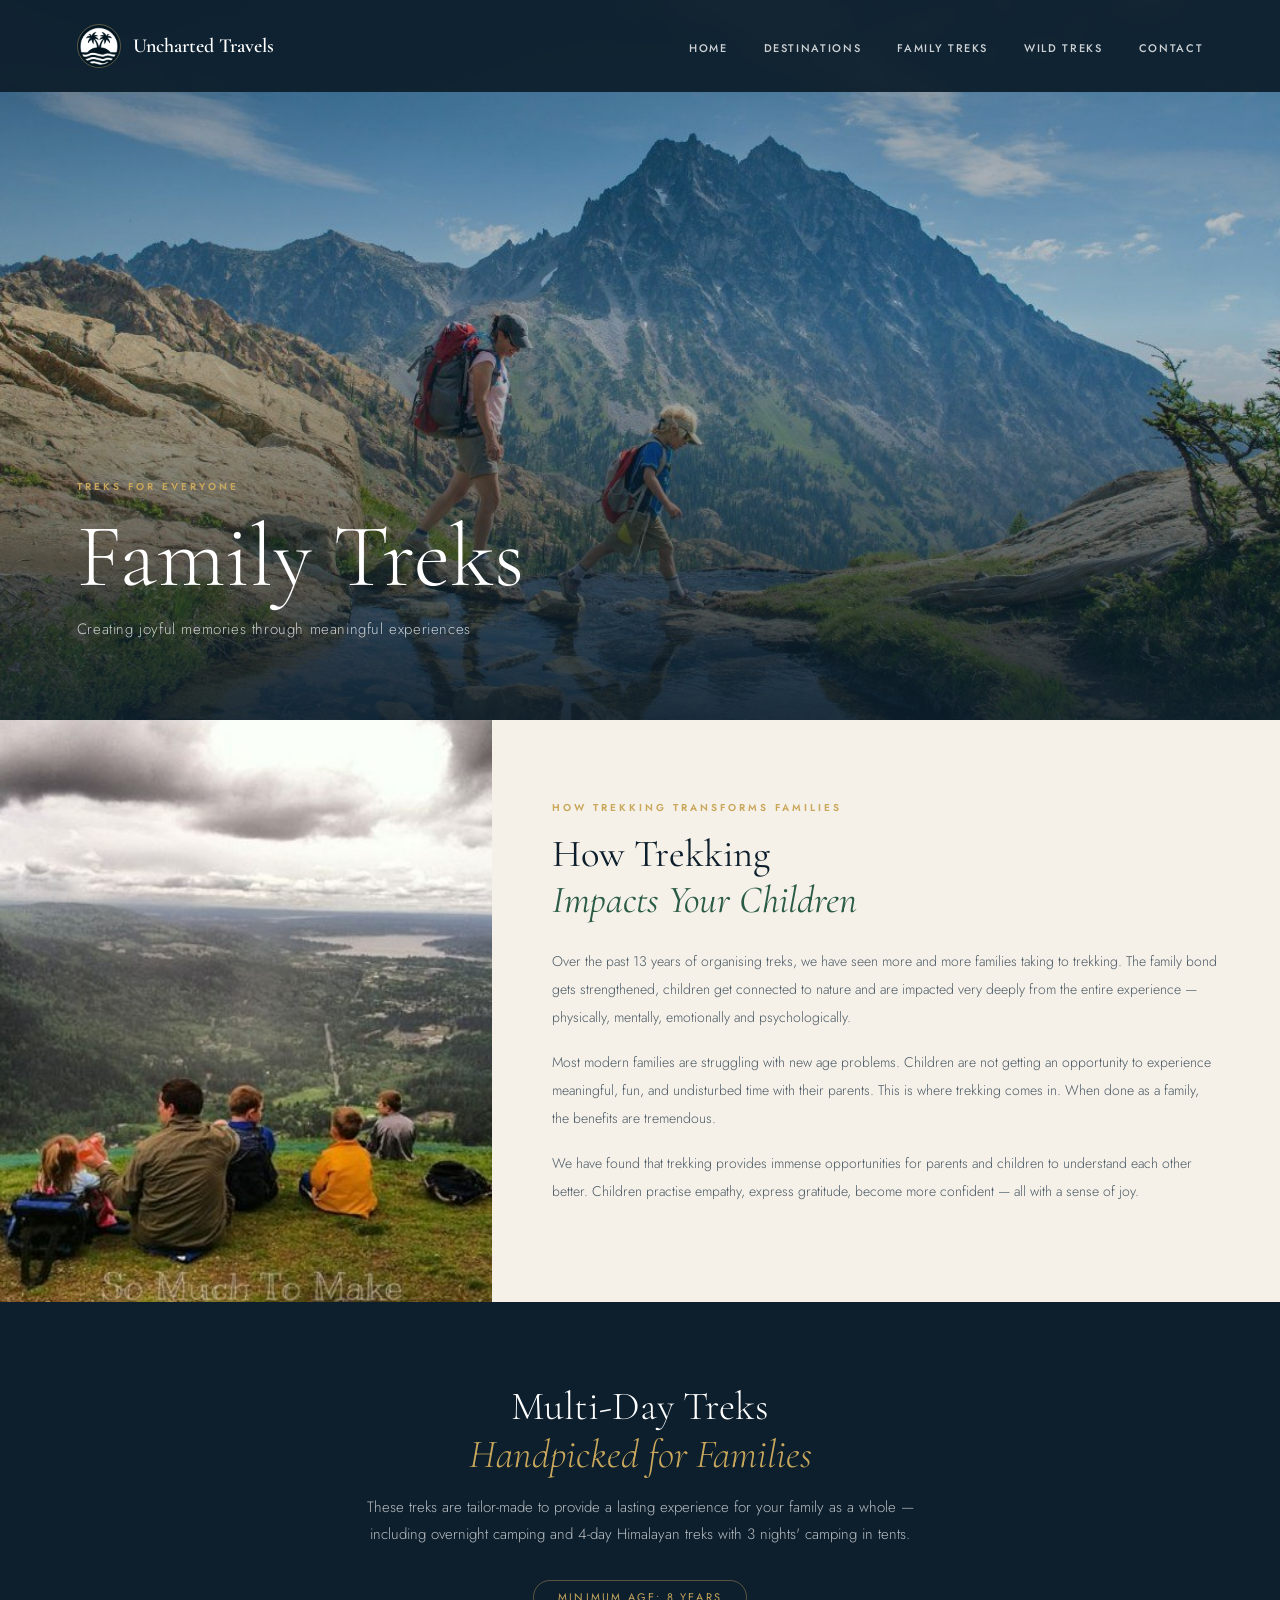
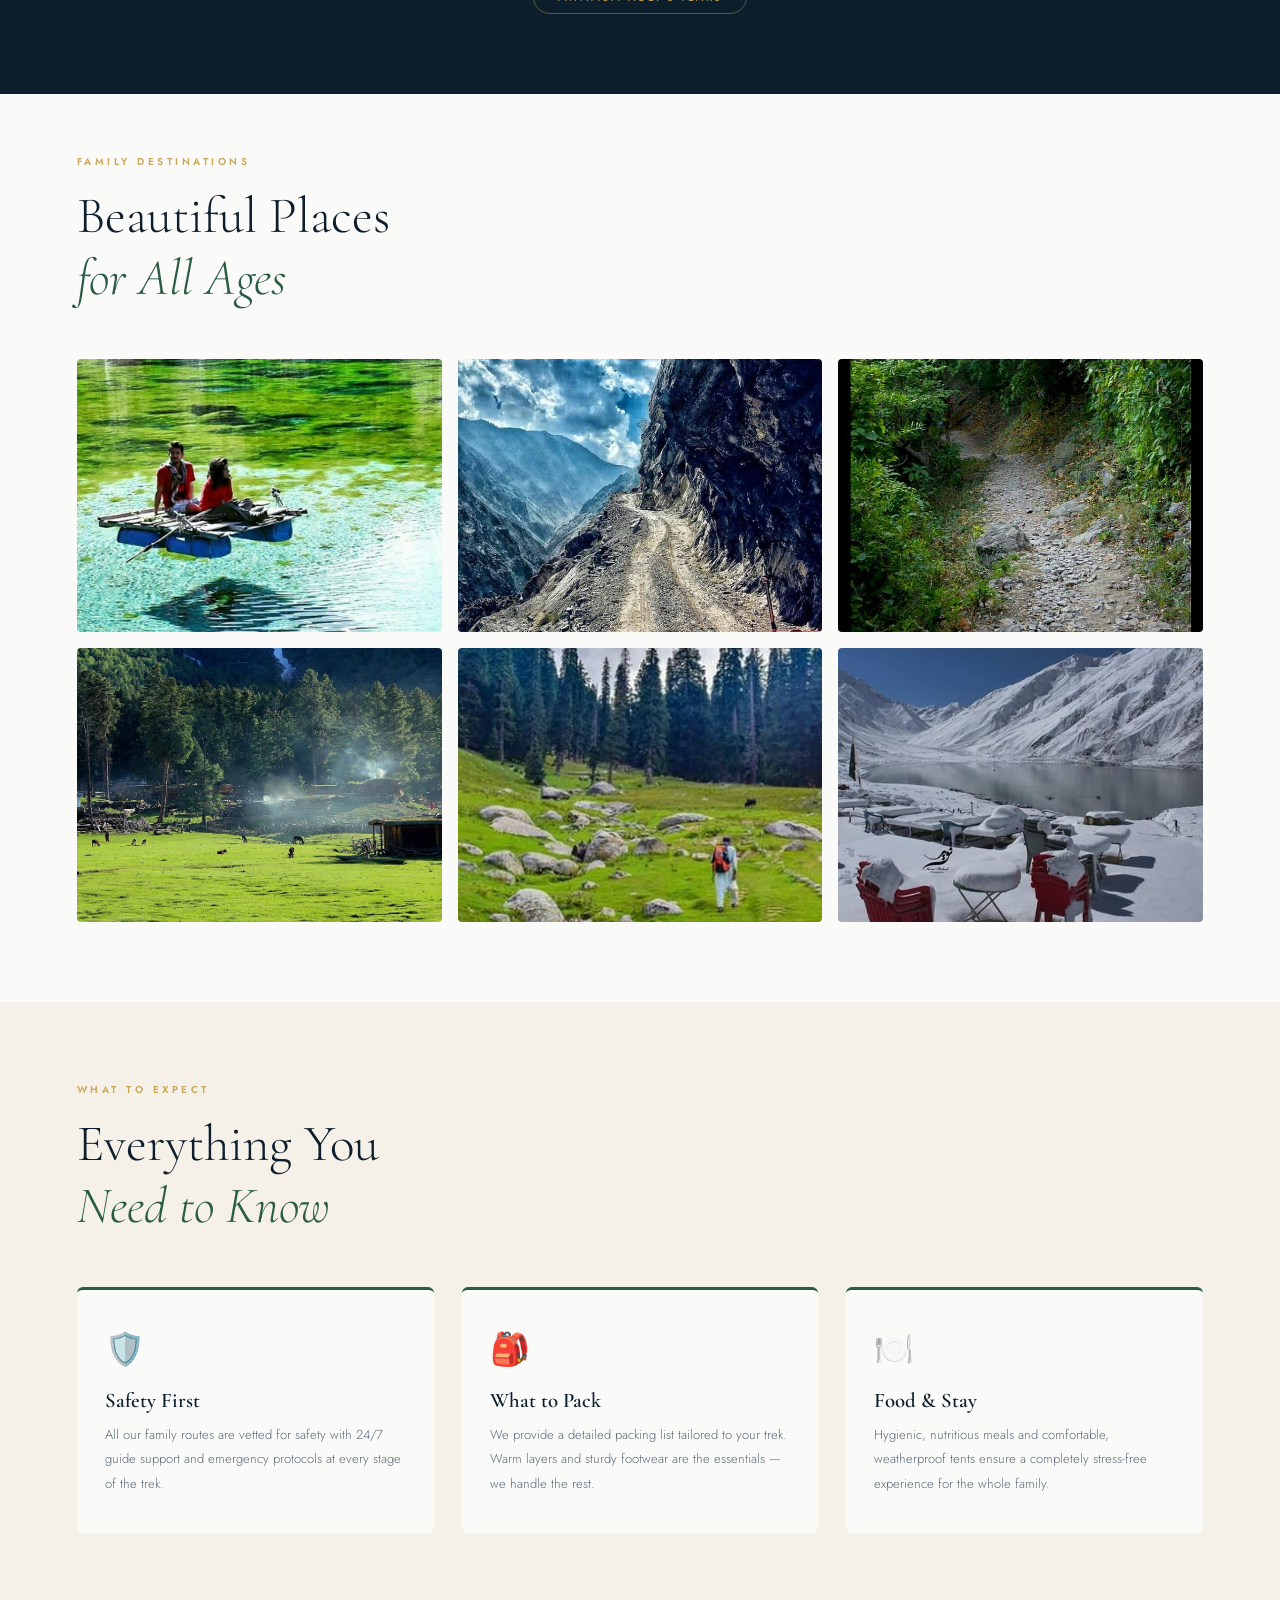
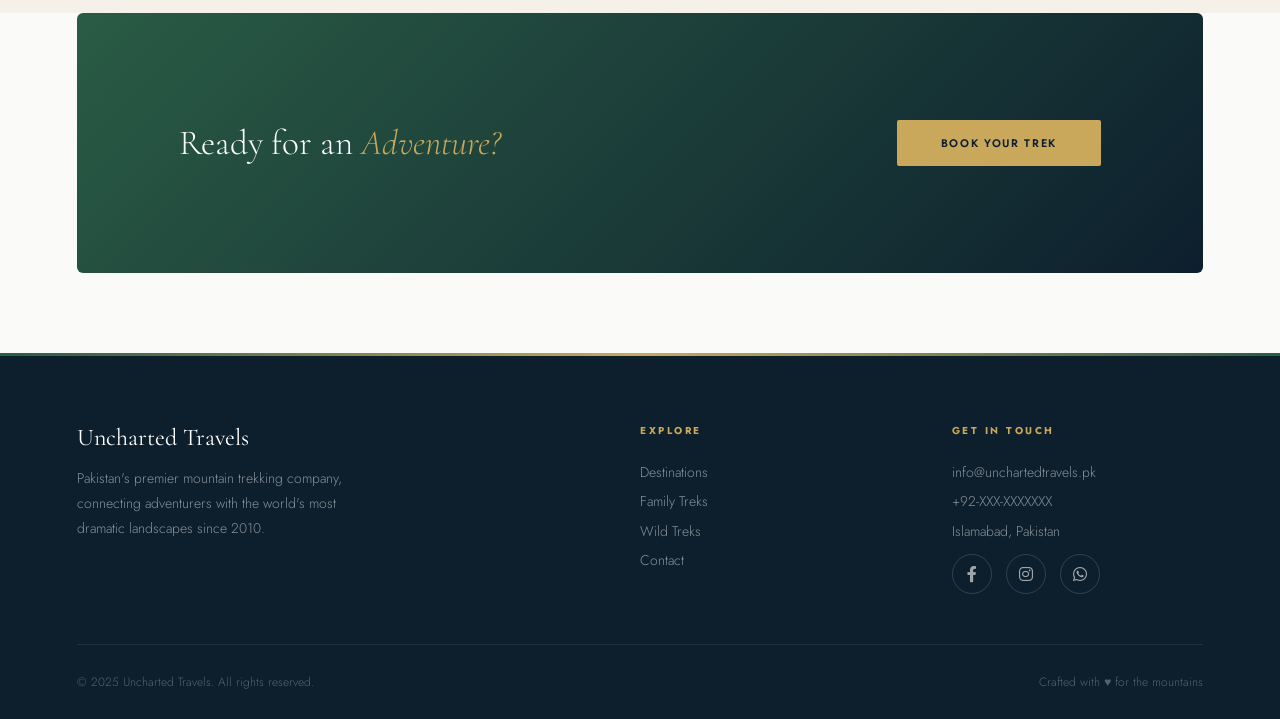
<file: family.html>
<!DOCTYPE html>
<html lang="en">
<head>
  <meta charset="UTF-8"> <meta name="description" content="Explore our family-friendly trekking adventures designed for all ages and skill levels.">
  <meta name="viewport" content="width=device-width, initial-scale=1.0">
  <title>Family Treks — Uncharted Travels</title>
  <link rel="icon" type="image/png" href="htmlpictures/favicon-32x32.png">
  <link rel="preconnect" href="https://fonts.googleapis.com">
  <link href="https://fonts.googleapis.com/css2?family=Cormorant+Garamond:ital,wght@0,300;0,400;0,600;1,300;1,400&family=Jost:wght@300;400;500;600&display=swap" rel="stylesheet">
  <link rel="stylesheet" href="https://cdnjs.cloudflare.com/ajax/libs/font-awesome/6.0.0/css/all.min.css">
  <style>
    :root {
      --ink:#0D1F2D; --forest:#2A5C45; --gold:#C9A85C;
      --ivory:#F5F0E8; --white:#FAFAF8;
      --font-display:'Cormorant Garamond',Georgia,serif;
      --font-body:'Jost',sans-serif;
    }
    *,*::before,*::after{margin:0;padding:0;box-sizing:border-box;}
    html{scroll-behavior:smooth;}
    body{font-family:var(--font-body);background:var(--white);color:var(--ink);overflow-x:hidden;}

    nav{position:fixed;top:0;left:0;right:0;z-index:100;display:flex;align-items:center;justify-content:space-between;padding:24px 6%;background:rgba(13,31,45,0.95); -webkit-backdrop-filter:blur(8px); backdrop-filter:blur(8px);}
    .nav-brand{display:flex;align-items:center;gap:12px;text-decoration:none;}
    .nav-brand img{width:44px;height:44px;border-radius:50%;object-fit:cover;border:1px solid rgba(201,168,92,0.4);}
    .nav-brand span{color:#fff;font-family:var(--font-display);font-size:20px;font-weight:600;}
    .nav-links ul{list-style:none;display:flex;gap:36px;}
    .nav-links ul li a{color:rgba(255,255,255,0.8);text-decoration:none;font-size:11px;font-weight:500;letter-spacing:0.15em;text-transform:uppercase;position:relative;transition:color 0.3s;}
    .nav-links ul li a::after{content:'';position:absolute;bottom:-4px;left:0;width:0;height:1px;background:var(--gold);transition:width 0.4s;}
    .nav-links ul li a:hover{color:#fff;}
    .nav-links ul li a:hover::after{width:100%;}

    .page-hero{min-height:80vh;position:relative;display:flex;align-items:flex-end;padding:0 6% 80px;
      background-image:linear-gradient(to top,rgba(13,31,45,0.88) 0%,rgba(13,31,45,0.2) 55%,rgba(13,31,45,0.4) 100%),
      url('Csspictures/fam1.jpg');background-size:cover;background-position:center;}
    .page-hero-content{color:#fff;}
    .page-hero-content .tag{font-size:10px;font-weight:600;letter-spacing:0.3em;text-transform:uppercase;color:var(--gold);display:block;margin-bottom:16px;}
    .page-hero-content h1{font-family:var(--font-display);font-size:clamp(3rem,7vw,6rem);font-weight:300;line-height:1.05;}
    .page-hero-content p{font-size:15px;font-weight:300;opacity:0.75;margin-top:14px;letter-spacing:0.04em;}

    /* STORY SECTION */
    .story{display:grid;grid-template-columns:1fr 1.6fr;gap:0;background:var(--ivory);}
    .story-image{min-height:500px;background-image:url('htmlpictures/familyhead.jpg');background-size:cover;background-position:center;}
    .story-text{padding:80px 60px;display:flex;flex-direction:column;justify-content:center;}
    .story-text .eyebrow{font-size:10px;font-weight:600;letter-spacing:0.3em;text-transform:uppercase;color:var(--gold);margin-bottom:16px;}
    .story-text h2{font-family:var(--font-display);font-size:2.4rem;font-weight:400;line-height:1.2;margin-bottom:24px;color:var(--ink);}
    .story-text h2 em{font-style:italic;color:var(--forest);}
    .story-text p{font-size:14px;line-height:2.0;font-weight:300;color:#4a5a65;margin-bottom:1.2em;}

    /* MULTI-DAY STRIP */
    .multi-day{padding:80px 6%;background:var(--ink);color:#fff;text-align:center;}
    .multi-day h2{font-family:var(--font-display);font-size:2.5rem;font-weight:300;line-height:1.2;margin-bottom:16px;}
    .multi-day h2 em{font-style:italic;color:var(--gold);}
    .multi-day p{font-size:15px;font-weight:300;opacity:0.7;max-width:580px;margin:0 auto 12px;line-height:1.8;}
    .min-age{display:inline-block;margin-top:20px;padding:8px 24px;border:1px solid rgba(201,168,92,0.4);color:var(--gold);font-size:11px;letter-spacing:0.2em;text-transform:uppercase;border-radius:20px;}

    /* GALLERY */
    .gallery-section{padding:60px 6% 80px;background:var(--white);}
    .section-label{font-size:10px;font-weight:600;letter-spacing:0.35em;text-transform:uppercase;color:var(--gold);margin-bottom:16px;}
    .section-title{font-family:var(--font-display);font-size:clamp(2rem,4vw,3.2rem);font-weight:300;margin-bottom:50px;color:var(--ink);}
    .section-title em{font-style:italic;color:var(--forest);}
    .gallery-grid{display:grid;grid-template-columns:repeat(3,1fr);gap:16px;}
    .gallery-item{position:relative;overflow:hidden;border-radius:4px;aspect-ratio:4/3;cursor:pointer;}
    .gallery-item img{width:100%;height:100%;object-fit:cover;transition:transform 0.6s ease;}
    .gallery-item:hover img{transform:scale(1.07);}
    .gallery-item .overlay{position:absolute;inset:0;background:linear-gradient(transparent 40%,rgba(13,31,45,0.75));display:flex;align-items:flex-end;padding:20px;opacity:0;transition:opacity 0.4s;}
    .gallery-item:hover .overlay{opacity:1;}
    .gallery-item .overlay span{color:#fff;font-family:var(--font-display);font-size:1.2rem;}

    /* INFO CARDS */
    .info-section{padding:80px 6%;background:var(--ivory);}
    .info-grid{display:grid;grid-template-columns:repeat(3,1fr);gap:28px;margin-top:50px;}
    .info-card{background:var(--white);padding:36px 28px;border-radius:6px;border-top:3px solid var(--forest);transition:all 0.4s;}
    .info-card:hover{transform:translateY(-6px);box-shadow:0 20px 50px rgba(13,31,45,0.1);}
    .info-card .emoji{font-size:2rem;margin-bottom:16px;}
    .info-card h3{font-family:var(--font-display);font-size:1.3rem;font-weight:600;margin-bottom:10px;color:var(--ink);}
    .info-card p{font-size:13px;line-height:1.9;font-weight:300;color:#5a6a76;}

    /* CTA */
    .cta-band{margin:0 6% 80px;border-radius:6px;overflow:hidden;position:relative;min-height:260px;display:flex;align-items:center;padding:0 8%;}
    .cta-band-bg{position:absolute;inset:0;background:linear-gradient(135deg,var(--forest),var(--ink));}
    .cta-band-content{position:relative;z-index:1;display:flex;justify-content:space-between;align-items:center;width:100%;flex-wrap:wrap;gap:30px;}
    .cta-band-content h2{font-family:var(--font-display);font-size:2.2rem;font-weight:300;color:#fff;line-height:1.2;}
    .cta-band-content h2 em{color:var(--gold);font-style:italic;}
    .btn-primary{display:inline-block;padding:15px 44px;background:var(--gold);color:var(--ink);font-size:11px;font-weight:600;letter-spacing:0.15em;text-transform:uppercase;text-decoration:none;border-radius:2px;transition:all 0.35s;}
    .btn-primary:hover{background:#fff;transform:translateY(-2px);}

    footer{background:var(--ink);color:#fff;padding:70px 6% 28px;position:relative;}
    footer::before{content:'';position:absolute;top:0;left:0;right:0;height:3px;background:linear-gradient(90deg,var(--forest),var(--gold),var(--forest));}
    .footer-grid{display:grid;grid-template-columns:2fr 1fr 1fr;gap:60px;margin-bottom:50px;}
    .footer-brand h4{font-family:var(--font-display);font-size:1.5rem;font-weight:400;margin-bottom:14px;}
    .footer-brand p{color:rgba(255,255,255,0.5);font-size:14px;line-height:1.8;font-weight:300;max-width:280px;}
    .footer-col h5{font-size:10px;letter-spacing:0.25em;text-transform:uppercase;color:var(--gold);margin-bottom:20px;}
    .footer-col p,.footer-col a{color:rgba(255,255,255,0.5);font-size:14px;line-height:2.1;font-weight:300;text-decoration:none;display:block;transition:color 0.3s;}
    .footer-col a:hover{color:var(--gold);}
    .social-row{display:flex;gap:14px;margin-top:8px;}
    .social-row a{width:40px;height:40px;border-radius:50%;border:1px solid rgba(255,255,255,0.15);display:flex;align-items:center;justify-content:center;color:rgba(255,255,255,0.6);font-size:16px;text-decoration:none;transition:all 0.3s;}
    .social-row a:hover{background:var(--gold);border-color:var(--gold);color:var(--ink);transform:translateY(-3px);}
    .footer-bottom{border-top:1px solid rgba(255,255,255,0.08);padding-top:28px;display:flex;justify-content:space-between;align-items:center;}
    .footer-bottom p{font-size:12px;color:rgba(255,255,255,0.3);font-weight:300;}

    .reveal{opacity:0;transform:translateY(24px);transition:opacity 0.7s ease,transform 0.7s ease;}
    .reveal.visible{opacity:1;transform:translateY(0);}

    @media(max-width:900px){.story{grid-template-columns:1fr;}.story-image{min-height:300px;}.info-grid{grid-template-columns:1fr 1fr;}.gallery-grid{grid-template-columns:1fr 1fr;}.footer-grid{grid-template-columns:1fr 1fr;}}
    @media(max-width:600px){.nav-links{display:none;}.info-grid{grid-template-columns:1fr;}.gallery-grid{grid-template-columns:1fr 1fr;}.cta-band-content{flex-direction:column;text-align:center;}.footer-grid{grid-template-columns:1fr;}.footer-bottom{flex-direction:column;gap:12px;}.story-text{padding:50px 28px;}}
  </style>
</head>
<body>
  <nav>
    <a href="index.html" class="nav-brand">
      <img src="htmlpictures/Logo1.png" alt="Uncharted Travels">
      <span>Uncharted Travels</span>
    </a>
    <div class="nav-links">
      <ul>
        <li><a href="index.html">Home</a></li>
        <li><a href="destination.html">Destinations</a></li>
        <li><a href="family.html">Family Treks</a></li>
        <li><a href="wildtrek.html">Wild Treks</a></li>
        <li><a href="contact.html">Contact</a></li>
      </ul>
    </div>
  </nav>

  <section class="page-hero">
    <div class="page-hero-content">
      <span class="tag">Treks for Everyone</span>
      <h1>Family Treks</h1>
      <p>Creating joyful memories through meaningful experiences</p>
    </div>
  </section>

  <!-- STORY -->
  <section class="story reveal">
    <div class="story-image"></div>
    <div class="story-text">
      <span class="eyebrow">How Trekking Transforms Families</span>
      <h2>How Trekking<br><em>Impacts Your Children</em></h2>
      <p>Over the past 13 years of organising treks, we have seen more and more families taking to trekking. The family bond gets strengthened, children get connected to nature and are impacted very deeply from the entire experience — physically, mentally, emotionally and psychologically.</p>
      <p>Most modern families are struggling with new age problems. Children are not getting an opportunity to experience meaningful, fun, and undisturbed time with their parents. This is where trekking comes in. When done as a family, the benefits are tremendous.</p>
      <p>We have found that trekking provides immense opportunities for parents and children to understand each other better. Children practise empathy, express gratitude, become more confident — all with a sense of joy.</p>
    </div>
  </section>

  <!-- MULTI-DAY -->
  <section class="multi-day reveal">
    <h2>Multi-Day Treks<br><em>Handpicked for Families</em></h2>
    <p>These treks are tailor-made to provide a lasting experience for your family as a whole — including overnight camping and 4-day Himalayan treks with 3 nights' camping in tents.</p>
    <div class="min-age">Minimum age: 8 years</div>
  </section>

  <!-- GALLERY -->
  <section class="gallery-section">
    <div class="reveal">
      <p class="section-label">Family Destinations</p>
      <h2 class="section-title">Beautiful Places<br><em>for All Ages</em></h2>
    </div>
    <!-- FIX: closing </div> for .gallery-grid and </section> were missing in original -->
    <div class="gallery-grid reveal">
      <div class="gallery-item">
        <img src="htmlpictures/fam11 (1).jpg" alt="Naltar Valley">
        <div class="overlay"><span>Naltar Valley</span></div>
      </div>
      <div class="gallery-item">
        <img src="htmlpictures/fam11 (2).jpg" alt="Deosai Park">
        <div class="overlay"><span>Deosai Park</span></div>
      </div>
      <div class="gallery-item">
        <img src="htmlpictures/fam11 (3).jpg" alt="Margilla Hills">
        <div class="overlay"><span>Margilla Hills</span></div>
      </div>
      <div class="gallery-item">
        <img src="htmlpictures/fam5.jpg" alt="Mushkpuri Peak">
        <div class="overlay"><span>Mushkpuri Peak</span></div>
      </div>
      <div class="gallery-item">
        <img src="htmlpictures/fam6.jpg" alt="Lalazar">
        <div class="overlay"><span>Lalazar</span></div>
      </div>
      <div class="gallery-item">
        <img src="htmlpictures/fam7.jpg" alt="Saif-ul-Maluk Lake">
        <div class="overlay"><span>Saif-ul-Maluk Lake</span></div>
      </div>
    </div><!-- ✅ FIX: closing tag was missing in original -->
  </section>

  <!-- INFO CARDS -->
  <section class="info-section">
    <div class="reveal">
      <p class="section-label">What to Expect</p>
      <h2 class="section-title">Everything You<br><em>Need to Know</em></h2>
    </div>
    <div class="info-grid">
      <div class="info-card reveal">
        <div class="emoji">🛡️</div>
        <h3>Safety First</h3>
        <p>All our family routes are vetted for safety with 24/7 guide support and emergency protocols at every stage of the trek.</p>
      </div>
      <div class="info-card reveal">
        <div class="emoji">🎒</div>
        <h3>What to Pack</h3>
        <p>We provide a detailed packing list tailored to your trek. Warm layers and sturdy footwear are the essentials — we handle the rest.</p>
      </div>
      <div class="info-card reveal">
        <div class="emoji">🍽️</div>
        <h3>Food & Stay</h3>
        <p>Hygienic, nutritious meals and comfortable, weatherproof tents ensure a completely stress-free experience for the whole family.</p>
      </div>
    </div>
  </section>

  <!-- CTA -->
  <div class="cta-band reveal">
    <div class="cta-band-bg"></div>
    <div class="cta-band-content">
      <h2>Ready for an <em>Adventure?</em></h2>
      <a href="contact.html" class="btn-primary">Book Your Trek</a>
    </div>
  </div>

  <footer>
    <div class="footer-grid">
      <div class="footer-brand">
        <h4>Uncharted Travels</h4>
        <p>Pakistan's premier mountain trekking company, connecting adventurers with the world's most dramatic landscapes since 2010.</p>
      </div>
      <div class="footer-col">
        <h5>Explore</h5>
        <a href="destination.html">Destinations</a>
        <a href="family.html">Family Treks</a>
        <a href="wildtrek.html">Wild Treks</a>
        <a href="contact.html">Contact</a>
      </div>
      <div class="footer-col">
        <h5>Get In Touch</h5>
        <p>info@unchartedtravels.pk</p>
        <p>+92-XXX-XXXXXXX</p>
        <p>Islamabad, Pakistan</p>
        <div class="social-row">
          <a href="#" aria-label="Facebook"><i class="fab fa-facebook-f"></i></a>
          <a href="#" aria-label="Instagram"><i class="fab fa-instagram"></i></a>
          <a href="#" aria-label="WhatsApp"><i class="fab fa-whatsapp"></i></a>
        </div>
      </div>
    </div>
    <div class="footer-bottom">
      <p>&copy; 2025 Uncharted Travels. All rights reserved.</p>
      <p>Crafted with ♥ for the mountains</p>
    </div>
  </footer>

  <script>
    const reveals = document.querySelectorAll('.reveal');
    const obs = new IntersectionObserver(entries => entries.forEach((e,i) => {
      if(e.isIntersecting) setTimeout(()=>e.target.classList.add('visible'), i*80);
    }), {threshold:0.08});
    reveals.forEach(el=>obs.observe(el));
  </script>
</body>
</html>
</file>
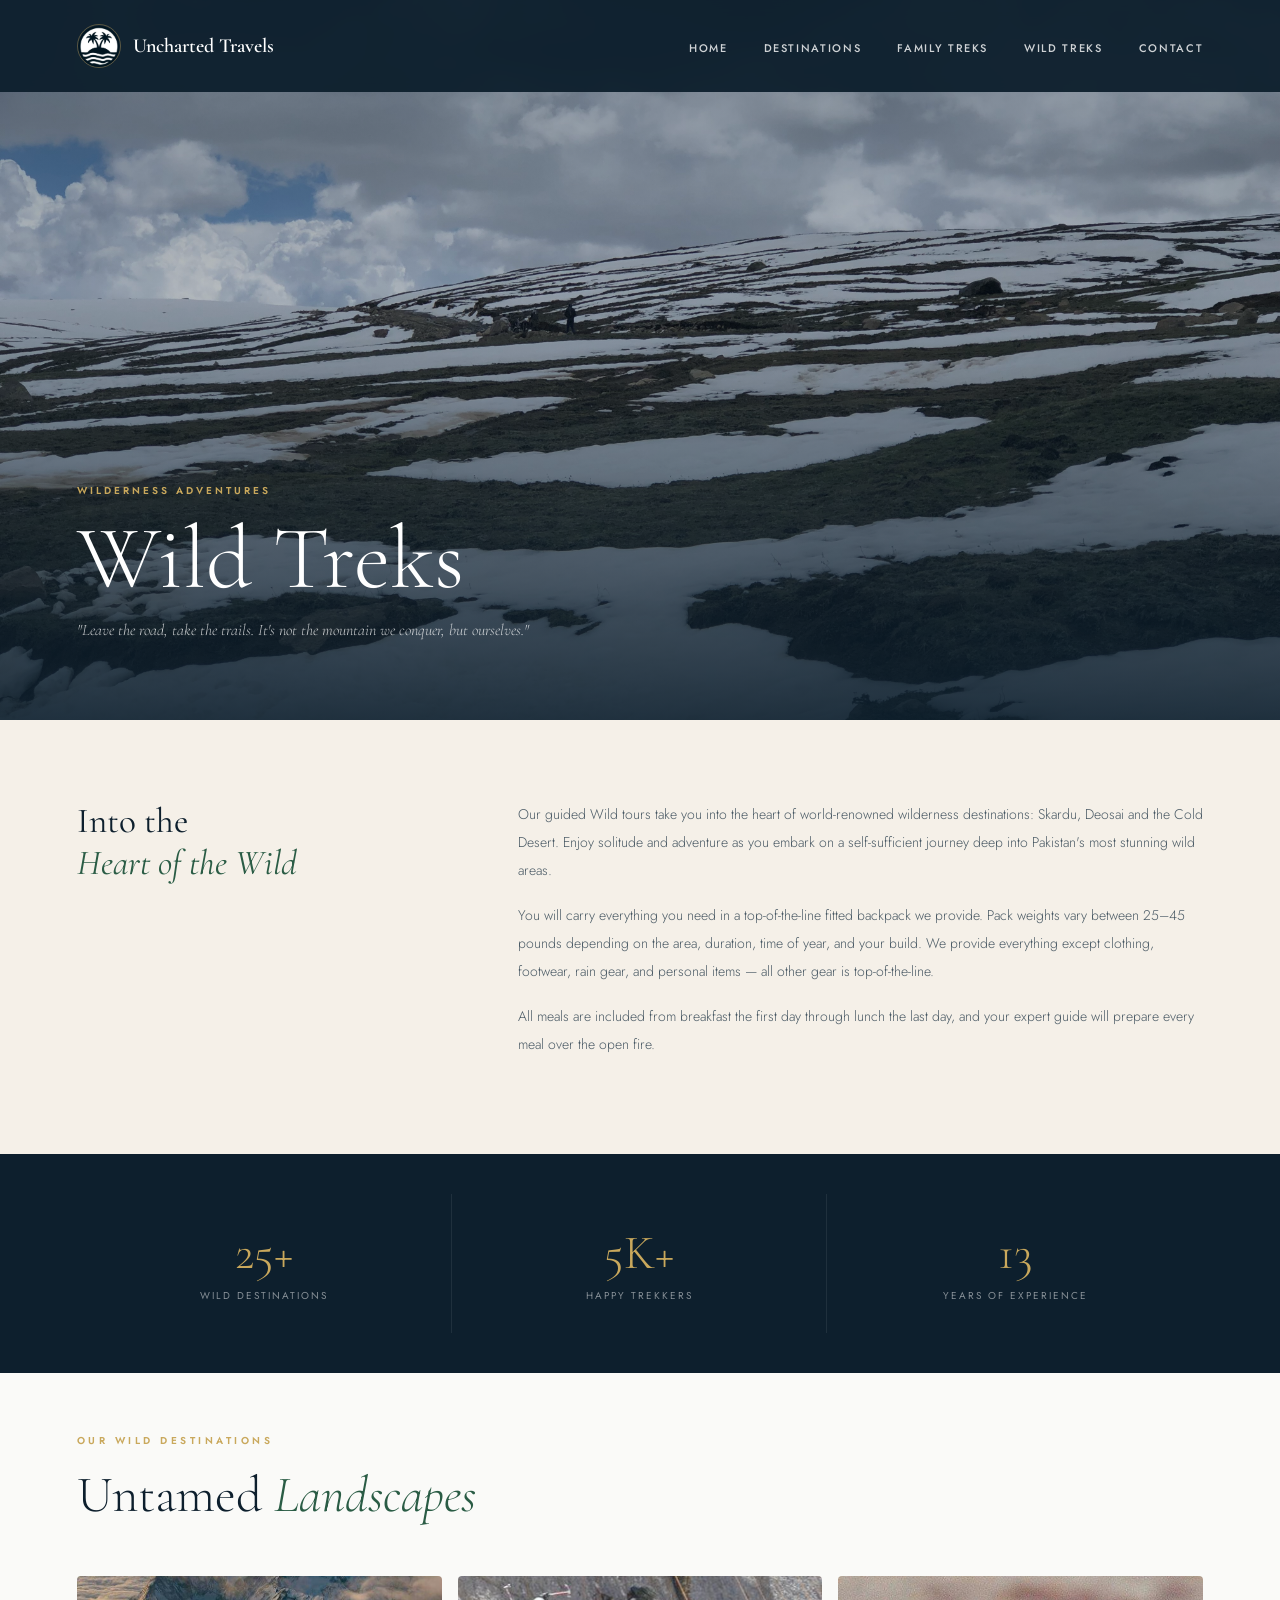
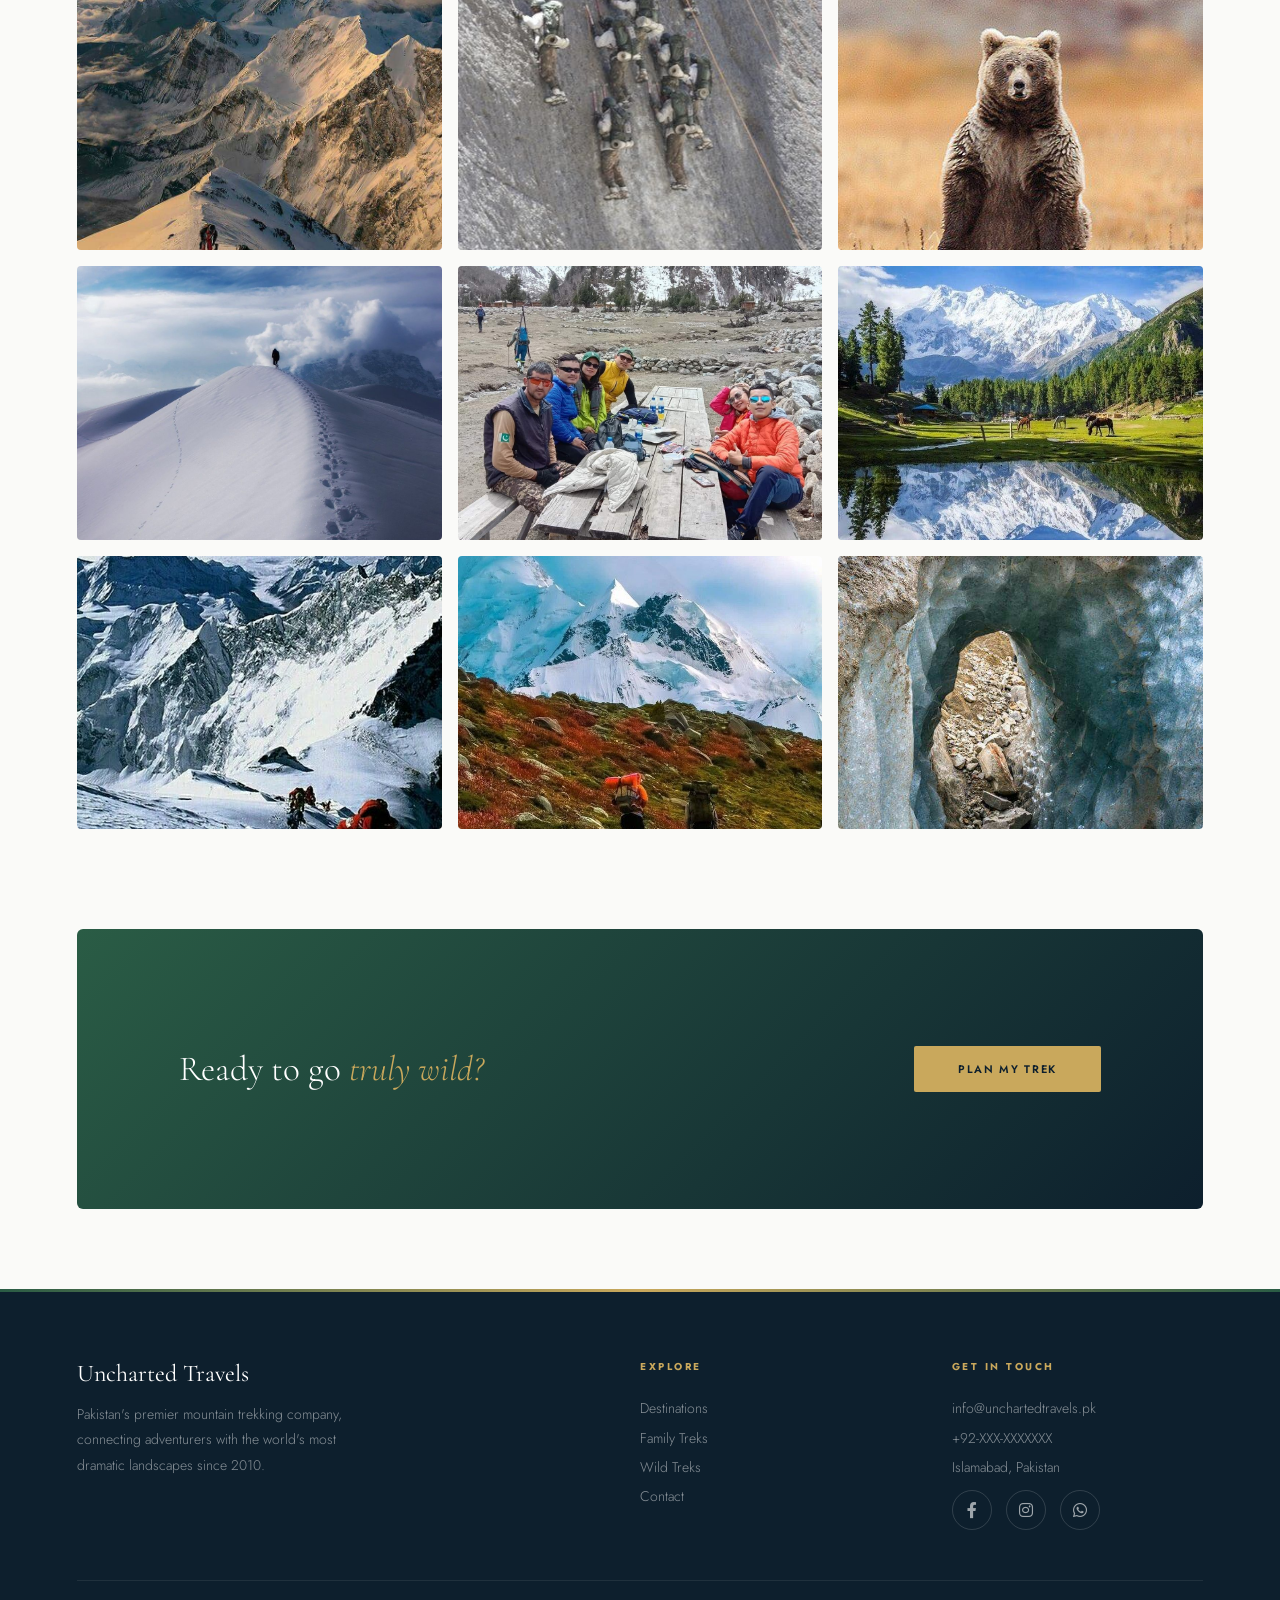
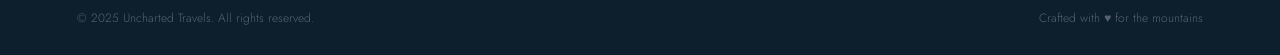
<file: wildtrek.html>
<!DOCTYPE html>
<html lang="en">
<head>
  <meta charset="UTF-8"> <meta name="description" content="Discover our thrilling wild trekking adventures for the ultimate outdoor experience.">
  <meta name="viewport" content="width=device-width, initial-scale=1.0">
  <title>Wild Treks — Uncharted Travels</title>
  <link rel="icon" type="image/png" href="htmlpictures/favicon-32x32.png">
  <link rel="preconnect" href="https://fonts.googleapis.com">
  <link href="https://fonts.googleapis.com/css2?family=Cormorant+Garamond:ital,wght@0,300;0,400;0,600;1,300;1,400&family=Jost:wght@300;400;500;600&display=swap" rel="stylesheet">
  <link rel="stylesheet" href="https://cdnjs.cloudflare.com/ajax/libs/font-awesome/6.0.0/css/all.min.css">
  <style>
    :root {
      --ink:#0D1F2D; --forest:#2A5C45; --gold:#C9A85C;
      --ivory:#F5F0E8; --white:#FAFAF8;
      --font-display:'Cormorant Garamond',Georgia,serif;
      --font-body:'Jost',sans-serif;
    }
    *,*::before,*::after{margin:0;padding:0;box-sizing:border-box;}
    html{scroll-behavior:smooth;}
    body{font-family:var(--font-body);background:var(--white);color:var(--ink);overflow-x:hidden;}

    nav{position:fixed;top:0;left:0;right:0;z-index:100;display:flex;align-items:center;justify-content:space-between;padding:24px 6%;background:rgba(13,31,45,0.95); -webkit-backdrop-filter:blur(8px); backdrop-filter:blur(8px);}
    .nav-brand{display:flex;align-items:center;gap:12px;text-decoration:none;}
    .nav-brand img{width:44px;height:44px;border-radius:50%;object-fit:cover;border:1px solid rgba(201,168,92,0.4);}
    .nav-brand span{color:#fff;font-family:var(--font-display);font-size:20px;font-weight:600;}
    .nav-links ul{list-style:none;display:flex;gap:36px;}
    .nav-links ul li a{color:rgba(255,255,255,0.8);text-decoration:none;font-size:11px;font-weight:500;letter-spacing:0.15em;text-transform:uppercase;position:relative;transition:color 0.3s;}
    .nav-links ul li a::after{content:'';position:absolute;bottom:-4px;left:0;width:0;height:1px;background:var(--gold);transition:width 0.4s;}
    .nav-links ul li a:hover{color:#fff;}
    .nav-links ul li a:hover::after{width:100%;}

    .page-hero{min-height:80vh;position:relative;display:flex;align-items:flex-end;padding:0 6% 80px;
      background-image:linear-gradient(to top,rgba(13,31,45,0.9) 0%,rgba(13,31,45,0.3) 60%,rgba(13,31,45,0.5) 100%),
      url('Csspictures/wildback.JPG');background-size:cover;background-position:center;}
    .page-hero-content{color:#fff;}
    .page-hero-content .tag{font-size:10px;font-weight:600;letter-spacing:0.3em;text-transform:uppercase;color:var(--gold);display:block;margin-bottom:16px;}
    .page-hero-content h1{font-family:var(--font-display);font-size:clamp(3rem,7vw,6rem);font-weight:300;line-height:1;}
    .page-hero-content p{font-size:16px;font-weight:300;opacity:0.75;margin-top:16px;font-style:italic;font-family:var(--font-display);}

    .content-split{display:grid;grid-template-columns:1fr 1.8fr;gap:60px;padding:80px 6%;background:var(--ivory);align-items:start;}
    .content-split h2{font-family:var(--font-display);font-size:2.2rem;font-weight:400;line-height:1.2;color:var(--ink);}
    .content-split h2 em{font-style:italic;color:var(--forest);}
    .content-split p{font-size:14px;line-height:2.0;font-weight:300;color:#4a5a65;margin-bottom:1.2em;}

    .stats-bar{display:grid;grid-template-columns:repeat(3,1fr);background:var(--ink);padding:40px 6%;gap:1px;}
    .stat{text-align:center;padding:30px;border-right:1px solid rgba(255,255,255,0.08);}
    .stat:last-child{border-right:none;}
    .stat .num{font-family:var(--font-display);font-size:3rem;font-weight:300;color:var(--gold);}
    .stat .label{font-size:10px;letter-spacing:0.2em;text-transform:uppercase;color:rgba(255,255,255,0.5);margin-top:6px;}

    .gallery-section{padding:60px 6% 100px;background:var(--white);}
    .section-label{font-size:10px;font-weight:600;letter-spacing:0.35em;text-transform:uppercase;color:var(--gold);margin-bottom:16px;}
    .section-title{font-family:var(--font-display);font-size:clamp(2rem,4vw,3.2rem);font-weight:300;margin-bottom:50px;color:var(--ink);}
    .section-title em{font-style:italic;color:var(--forest);}
    .gallery-grid{display:grid;grid-template-columns:repeat(3,1fr);gap:16px;}
    .gallery-item{position:relative;overflow:hidden;border-radius:4px;aspect-ratio:4/3;cursor:pointer;}
    .gallery-item img{width:100%;height:100%;object-fit:cover;transition:transform 0.6s ease;}
    .gallery-item:hover img{transform:scale(1.07);}
    .gallery-item .overlay{position:absolute;inset:0;background:linear-gradient(transparent 40%,rgba(13,31,45,0.75));display:flex;align-items:flex-end;padding:20px;opacity:0;transition:opacity 0.4s;}
    .gallery-item:hover .overlay{opacity:1;}
    .gallery-item .overlay span{color:#fff;font-family:var(--font-display);font-size:1.2rem;}

    .cta-band{margin:0 6% 80px;border-radius:6px;overflow:hidden;position:relative;min-height:280px;display:flex;align-items:center;padding:0 8%;}
    .cta-band-bg{position:absolute;inset:0;background:linear-gradient(135deg,var(--forest),var(--ink));}
    .cta-band-content{position:relative;z-index:1;display:flex;justify-content:space-between;align-items:center;width:100%;flex-wrap:wrap;gap:30px;}
    .cta-band-content h2{font-family:var(--font-display);font-size:2.2rem;font-weight:300;color:#fff;line-height:1.2;}
    .cta-band-content h2 em{color:var(--gold);font-style:italic;}
    .btn-primary{display:inline-block;padding:15px 44px;background:var(--gold);color:var(--ink);font-size:11px;font-weight:600;letter-spacing:0.15em;text-transform:uppercase;text-decoration:none;border-radius:2px;transition:all 0.35s;}
    .btn-primary:hover{background:#fff;transform:translateY(-2px);box-shadow:0 12px 32px rgba(0,0,0,0.25);}

    footer{background:var(--ink);color:#fff;padding:70px 6% 28px;position:relative;}
    footer::before{content:'';position:absolute;top:0;left:0;right:0;height:3px;background:linear-gradient(90deg,var(--forest),var(--gold),var(--forest));}
    .footer-grid{display:grid;grid-template-columns:2fr 1fr 1fr;gap:60px;margin-bottom:50px;}
    .footer-brand h4{font-family:var(--font-display);font-size:1.5rem;font-weight:400;margin-bottom:14px;}
    .footer-brand p{color:rgba(255,255,255,0.5);font-size:14px;line-height:1.8;font-weight:300;max-width:280px;}
    .footer-col h5{font-size:10px;letter-spacing:0.25em;text-transform:uppercase;color:var(--gold);margin-bottom:20px;}
    .footer-col p,.footer-col a{color:rgba(255,255,255,0.5);font-size:14px;line-height:2.1;font-weight:300;text-decoration:none;display:block;transition:color 0.3s;}
    .footer-col a:hover{color:var(--gold);}
    .social-row{display:flex;gap:14px;margin-top:8px;}
    .social-row a{width:40px;height:40px;border-radius:50%;border:1px solid rgba(255,255,255,0.15);display:flex;align-items:center;justify-content:center;color:rgba(255,255,255,0.6);font-size:16px;text-decoration:none;transition:all 0.3s;}
    .social-row a:hover{background:var(--gold);border-color:var(--gold);color:var(--ink);transform:translateY(-3px);}
    .footer-bottom{border-top:1px solid rgba(255,255,255,0.08);padding-top:28px;display:flex;justify-content:space-between;align-items:center;}
    .footer-bottom p{font-size:12px;color:rgba(255,255,255,0.3);font-weight:300;}

    .reveal{opacity:0;transform:translateY(24px);transition:opacity 0.7s ease,transform 0.7s ease;}
    .reveal.visible{opacity:1;transform:translateY(0);}

    @media(max-width:900px){.content-split{grid-template-columns:1fr;}.gallery-grid{grid-template-columns:1fr 1fr;}.stats-bar{grid-template-columns:1fr;}.footer-grid{grid-template-columns:1fr 1fr;}}
    @media(max-width:600px){.nav-links{display:none;}.gallery-grid{grid-template-columns:1fr 1fr;}.cta-band-content{flex-direction:column;text-align:center;}.footer-grid{grid-template-columns:1fr;}.footer-bottom{flex-direction:column;gap:12px;}}
  </style>
</head>
<body>
  <nav>
    <a href="index.html" class="nav-brand">
      <img src="htmlpictures/Logo1.png" alt="Uncharted Travels">
      <span>Uncharted Travels</span>
    </a>
    <div class="nav-links">
      <ul>
        <li><a href="index.html">Home</a></li>
        <li><a href="destination.html">Destinations</a></li>
        <li><a href="family.html">Family Treks</a></li>
        <li><a href="wildtrek.html">Wild Treks</a></li>
        <li><a href="contact.html">Contact</a></li>
      </ul>
    </div>
  </nav>

  <section class="page-hero">
    <div class="page-hero-content">
      <span class="tag">Wilderness Adventures</span>
      <h1>Wild Treks</h1>
      <p>"Leave the road, take the trails. It's not the mountain we conquer, but ourselves."</p>
    </div>
  </section>

  <section class="content-split reveal">
    <div>
      <h2>Into the<br><em>Heart of the Wild</em></h2>
    </div>
    <div>
      <p>Our guided Wild tours take you into the heart of world-renowned wilderness destinations: Skardu, Deosai and the Cold Desert. Enjoy solitude and adventure as you embark on a self-sufficient journey deep into Pakistan's most stunning wild areas.</p>
      <p>You will carry everything you need in a top-of-the-line fitted backpack we provide. Pack weights vary between 25–45 pounds depending on the area, duration, time of year, and your build. We provide everything except clothing, footwear, rain gear, and personal items — all other gear is top-of-the-line.</p>
      <p>All meals are included from breakfast the first day through lunch the last day, and your expert guide will prepare every meal over the open fire.</p>
    </div>
  </section>

  <div class="stats-bar reveal">
    <div class="stat"><div class="num">25+</div><div class="label">Wild Destinations</div></div>
    <div class="stat"><div class="num">5K+</div><div class="label">Happy Trekkers</div></div>
    <div class="stat"><div class="num">13</div><div class="label">Years of Experience</div></div>
  </div>

  <section class="gallery-section">
    <div class="reveal">
      <p class="section-label">Our Wild Destinations</p>
      <h2 class="section-title">Untamed <em>Landscapes</em></h2>
    </div>
    <div class="gallery-grid reveal">
      <div class="gallery-item">
        <img src="htmlpictures/wild1.jpg" alt="Rakaposhi">
        <div class="overlay"><span>Rakaposhi</span></div>
      </div>
      <div class="gallery-item">
        <img src="htmlpictures/wild9.jpg" alt="Siachen">
        <div class="overlay"><span>Siachen</span></div>
      </div>
      <div class="gallery-item">
        <img src="htmlpictures/wild8.jpg" alt="Deosai Park">
        <div class="overlay"><span>Deosai Park</span></div>
      </div>
      <div class="gallery-item">
        <img src="htmlpictures/wild7.jpg" alt="Katpana Desert">
        <div class="overlay"><span>Katpana Desert</span></div>
      </div>
      <div class="gallery-item">
        <img src="htmlpictures/wild3.jpg" alt="Base-camp">
        <div class="overlay"><span>Base-camp</span></div>
      </div>
      <div class="gallery-item">
        <img src="htmlpictures/wild4.jpg" alt="Fairy Meadows">
        <div class="overlay"><span>Fairy Meadows</span></div>
      </div>
      <div class="gallery-item">
        <img src="htmlpictures/wild2.jpg" alt="Nanga Parbat">
        <div class="overlay"><span>Nanga Parbat</span></div>
      </div>
      <div class="gallery-item">
        <img src="htmlpictures/wild5.jpg" alt="Lady Finger">
        <div class="overlay"><span>Lady Finger</span></div>
      </div>
      <div class="gallery-item">
        <img src="htmlpictures/wild6.jpg" alt="Baltoro Glacier">
        <div class="overlay"><span>Baltoro Glacier</span></div>
      </div>
    </div>
  </section>

  <div class="cta-band reveal">
    <div class="cta-band-bg"></div>
    <div class="cta-band-content">
      <h2>Ready to go <em>truly wild?</em></h2>
      <a href="contact.html" class="btn-primary">Plan My Trek</a>
    </div>
  </div>

  <footer>
    <div class="footer-grid">
      <div class="footer-brand">
        <h4>Uncharted Travels</h4>
        <p>Pakistan's premier mountain trekking company, connecting adventurers with the world's most dramatic landscapes since 2010.</p>
      </div>
      <div class="footer-col">
        <h5>Explore</h5>
        <a href="destination.html">Destinations</a>
        <a href="family.html">Family Treks</a>
        <a href="wildtrek.html">Wild Treks</a>
        <a href="contact.html">Contact</a>
      </div>
      <div class="footer-col">
        <h5>Get In Touch</h5>
        <p>info@unchartedtravels.pk</p>
        <p>+92-XXX-XXXXXXX</p>
        <p>Islamabad, Pakistan</p>
        <div class="social-row">
          <a href="#" aria-label="Facebook"><i class="fab fa-facebook-f"></i></a>
          <a href="#" aria-label="Instagram"><i class="fab fa-instagram"></i></a>
          <a href="#" aria-label="WhatsApp"><i class="fab fa-whatsapp"></i></a>
        </div>
      </div>
    </div>
    <div class="footer-bottom">
      <p>&copy; 2025 Uncharted Travels. All rights reserved.</p>
      <p>Crafted with ♥ for the mountains</p>
    </div>
  </footer>

  <script>
    const reveals = document.querySelectorAll('.reveal');
    const obs = new IntersectionObserver(entries => entries.forEach((e,i) => {
      if(e.isIntersecting) setTimeout(()=>e.target.classList.add('visible'), i*60);
    }), {threshold:0.08});
    reveals.forEach(el=>obs.observe(el));
  </script>
</body>
</html>
</file>
